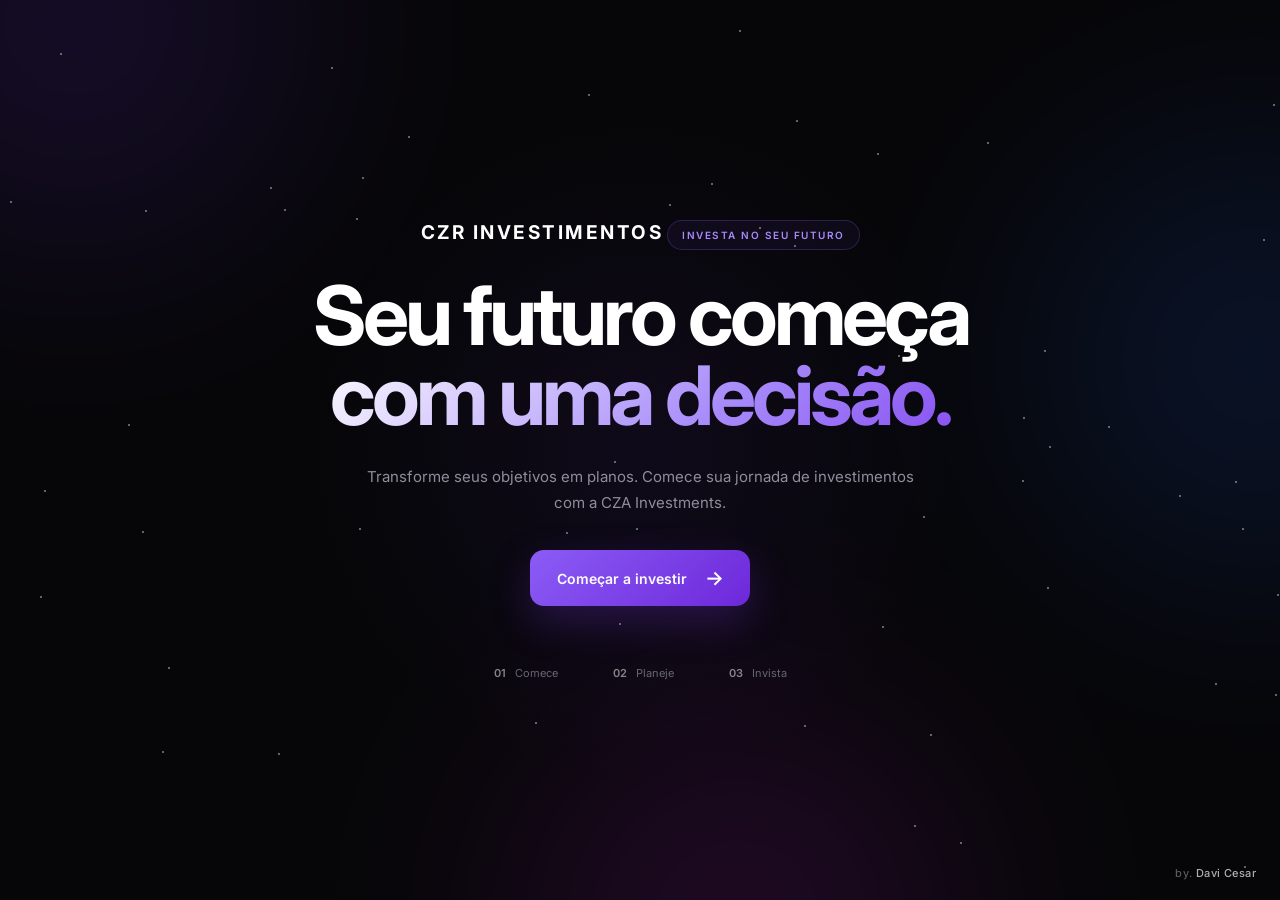
<file: index.html>
<!DOCTYPE html>
<html lang="pt-BR">

<head>

    <meta charset="UTF-8">

    <meta
        name="viewport"
        content="width=device-width, initial-scale=1.0"
    >

    <title>CZR - MENU</title>

    <link
        rel="stylesheet"
        href="index.css"
    >

</head>

<body>

    <!-- FUNDO -->

    <div class="background">

        <div class="grid"></div>

        <div class="orb orb-one"></div>
        <div class="orb orb-two"></div>
        <div class="orb orb-three"></div>

        <div id="particles"></div>

    </div>


    <!-- CONTEÚDO -->

    <main class="hero">

        <div class="hero-content">

            <div class="logo">
                CZR INVESTIMENTOS
            </div>


            <div class="badge">
                INVESTA NO SEU FUTURO
            </div>


            <h1>
                Seu futuro começa
                <span>com uma decisão.</span>
            </h1>


            <p>
                Transforme seus objetivos em planos.
                Comece sua jornada de investimentos
                com a CZA Investments.
            </p>


            <div class="buttons">

                <a
                    href="login.html"
                    class="primary-button"
                >
                    Começar a investir

                    <span>→</span>
                </a>

            </div>


            <div class="hero-info">

                <div>
                    <strong>01</strong>
                    <span>Comece</span>
                </div>

                <div>
                    <strong>02</strong>
                    <span>Planeje</span>
                </div>

                <div>
                    <strong>03</strong>
                    <span>Invista</span>
                </div>

            </div>

        </div>

    </main>


    <!-- ASSINATURA -->

    <div class="signature">
        by. <strong>Davi Cesar</strong>
    </div>


    <script>

        /* =========================
           MOVIMENTO DOS ORBS
        ========================= */

        const orbs = [

            document.querySelector(".orb-one"),
            document.querySelector(".orb-two"),
            document.querySelector(".orb-three")

        ];


        window.addEventListener(
            "mousemove",
            (event) => {

                const x =
                    event.clientX /
                    window.innerWidth - 0.5;

                const y =
                    event.clientY /
                    window.innerHeight - 0.5;


                orbs[0].style.transform =
                    `translate(${x * 55}px, ${y * 45}px)`;


                orbs[1].style.transform =
                    `translate(${x * -65}px, ${y * -45}px)`;


                orbs[2].style.transform =
                    `translate(${x * 40}px, ${y * -55}px)`;

            }
        );


        /* =========================
           PARTICULAS
        ========================= */

        const particles =
            document.getElementById("particles");


        for (let i = 0; i < 60; i++) {

            const particle =
                document.createElement("div");


            particle.className =
                "particle";


            particle.style.left =
                Math.random() * 100 + "%";


            particle.style.top =
                Math.random() * 100 + "%";


            particle.style.animationDuration =
                (5 + Math.random() * 10) + "s";


            particle.style.animationDelay =
                Math.random() * 8 + "s";


            particles.appendChild(
                particle
            );

        }

    </script>

</body>

</html>
</file>
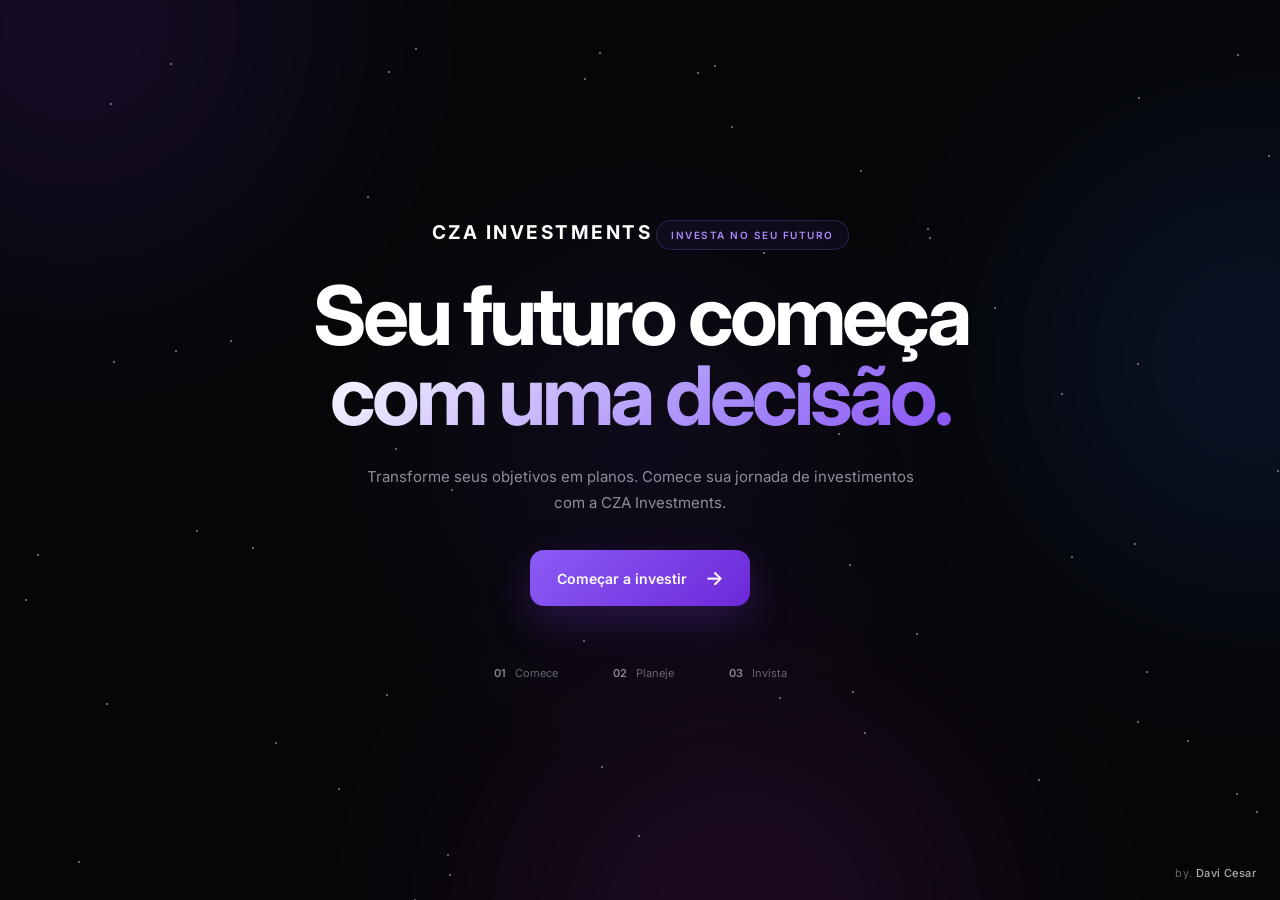
<file: site com cadastro/index.html>
<!DOCTYPE html>
<html lang="pt-BR">

<head>

    <meta charset="UTF-8">

    <meta
        name="viewport"
        content="width=device-width, initial-scale=1.0"
    >

    <title>CZA MENU</title>

    <link
        rel="stylesheet"
        href="index.css"
    >

</head>

<body>

    <!-- FUNDO -->

    <div class="background">

        <div class="grid"></div>

        <div class="orb orb-one"></div>
        <div class="orb orb-two"></div>
        <div class="orb orb-three"></div>

        <div id="particles"></div>

    </div>


    <!-- CONTEÚDO -->

    <main class="hero">

        <div class="hero-content">

            <div class="logo">
                CZA INVESTMENTS
            </div>


            <div class="badge">
                INVESTA NO SEU FUTURO
            </div>


            <h1>
                Seu futuro começa
                <span>com uma decisão.</span>
            </h1>


            <p>
                Transforme seus objetivos em planos.
                Comece sua jornada de investimentos
                com a CZA Investments.
            </p>


            <div class="buttons">

                <a
                    href="login.html"
                    class="primary-button"
                >
                    Começar a investir

                    <span>→</span>
                </a>

            </div>


            <div class="hero-info">

                <div>
                    <strong>01</strong>
                    <span>Comece</span>
                </div>

                <div>
                    <strong>02</strong>
                    <span>Planeje</span>
                </div>

                <div>
                    <strong>03</strong>
                    <span>Invista</span>
                </div>

            </div>

        </div>

    </main>


    <!-- ASSINATURA -->

    <div class="signature">
        by. <strong>Davi Cesar</strong>
    </div>


    <script>

        /* =========================
           MOVIMENTO DOS ORBS
        ========================= */

        const orbs = [

            document.querySelector(".orb-one"),
            document.querySelector(".orb-two"),
            document.querySelector(".orb-three")

        ];


        window.addEventListener(
            "mousemove",
            (event) => {

                const x =
                    event.clientX /
                    window.innerWidth - 0.5;

                const y =
                    event.clientY /
                    window.innerHeight - 0.5;


                orbs[0].style.transform =
                    `translate(${x * 55}px, ${y * 45}px)`;


                orbs[1].style.transform =
                    `translate(${x * -65}px, ${y * -45}px)`;


                orbs[2].style.transform =
                    `translate(${x * 40}px, ${y * -55}px)`;

            }
        );


        /* =========================
           PARTICULAS
        ========================= */

        const particles =
            document.getElementById("particles");


        for (let i = 0; i < 60; i++) {

            const particle =
                document.createElement("div");


            particle.className =
                "particle";


            particle.style.left =
                Math.random() * 100 + "%";


            particle.style.top =
                Math.random() * 100 + "%";


            particle.style.animationDuration =
                (5 + Math.random() * 10) + "s";


            particle.style.animationDelay =
                Math.random() * 8 + "s";


            particles.appendChild(
                particle
            );

        }

    </script>

</body>

</html>
</file>
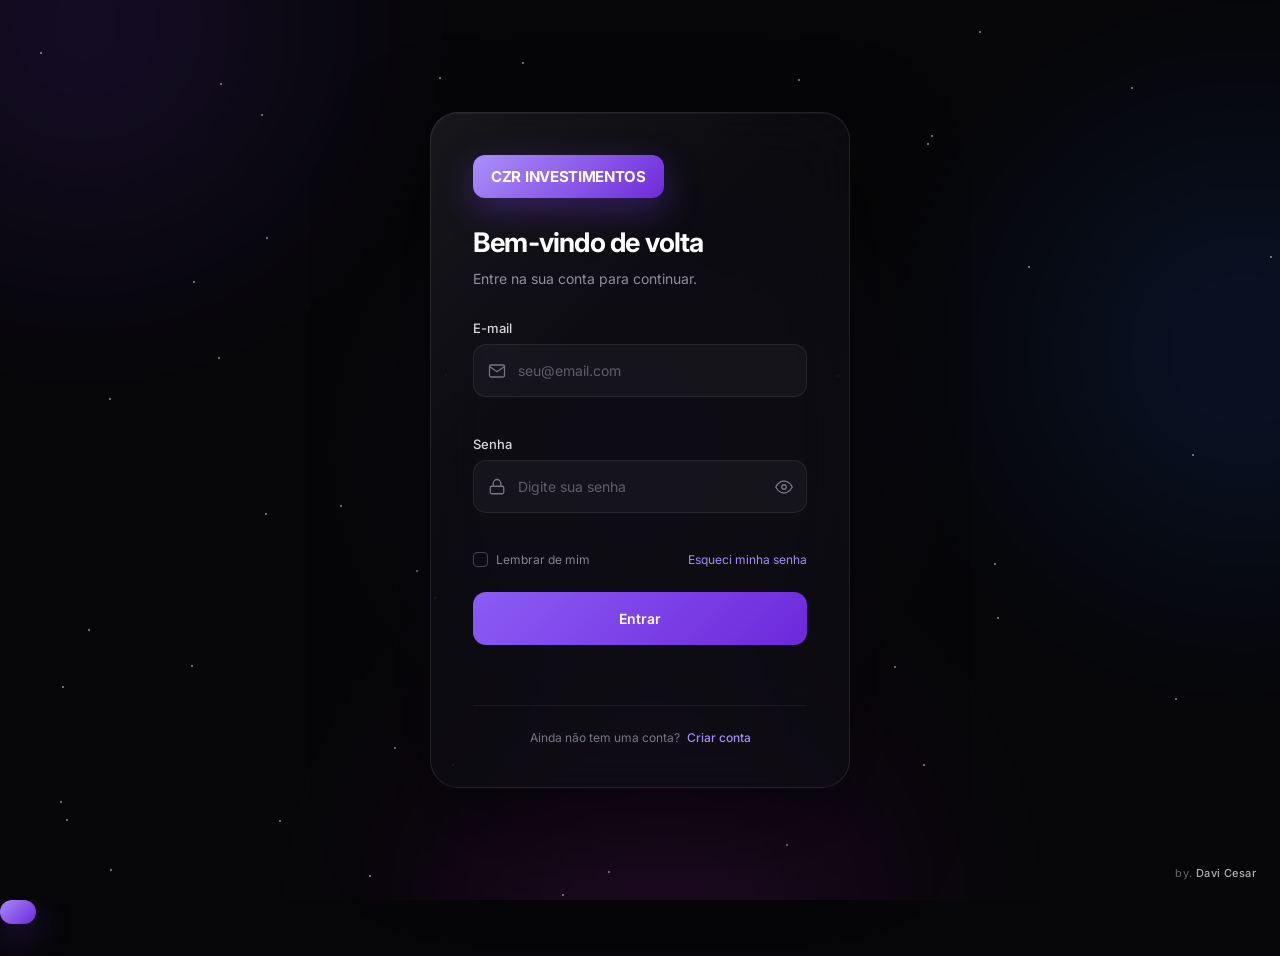
<file: login.html>
<!DOCTYPE html>
<html lang="pt-BR">
<head>
    <meta charset="UTF-8">
    <meta name="viewport" content="width=device-width, initial-scale=1.0">

    <title>CZR — Login</title>

    <link rel="stylesheet" href="login.css">
</head>

<body>

    <!-- Fundo -->
    <div class="background">

        <div class="grid"></div>

        <div class="orb orb-one"></div>
        <div class="orb orb-two"></div>
        <div class="orb orb-three"></div>

        <div id="particles"></div>

    </div>


    <!-- Login -->
    <main class="login-container">

        <section class="login-card">

            <!-- Logo -->
            <div class="logo">
                CZR INVESTIMENTOS
            </div>

            <h1>Bem-vindo de volta</h1>

            <p class="subtitle">
                Entre na sua conta para continuar.
            </p>


            <form id="loginForm">

                <!-- E-mail -->
                <div class="input-group">

                    <label for="email">
                        E-mail
                    </label>

                    <div class="input-wrapper">

                        <svg viewBox="0 0 24 24">
                            <path d="M4 4h16c1.1 0 2 .9 2 2v12c0 1.1-.9 2-2 2H4c-1.1 0-2-.9-2-2V6c0-1.1.9-2 2-2z"/>
                            <polyline points="22,6 12,13 2,6"/>
                        </svg>

                        <input
                            type="email"
                            id="email"
                            placeholder="seu@email.com"
                        >

                    </div>

                    <small id="emailError"></small>

                </div>


                <!-- Senha -->
                <div class="input-group">

                    <label for="password">
                        Senha
                    </label>

                    <div class="input-wrapper">

                        <svg viewBox="0 0 24 24">
                            <rect x="3" y="11" width="18" height="10" rx="2"/>
                            <path d="M7 11V7a5 5 0 0 1 10 0v4"/>
                        </svg>

                        <input
                            type="password"
                            id="password"
                            placeholder="Digite sua senha"
                        >

                        <button
                            type="button"
                            id="togglePassword"
                            class="password-toggle"
                        >

                            <svg viewBox="0 0 24 24">
                                <path d="M1 12s4-8 11-8 11 8 11 8-4 8-11 8S1 12 1 12z"/>
                                <circle cx="12" cy="12" r="3"/>
                            </svg>

                        </button>

                    </div>

                    <small id="passwordError"></small>

                </div>


                <!-- Opções -->
                <div class="options">

                    <label class="remember">

                        <input type="checkbox">

                        <span></span>

                        Lembrar de mim

                    </label>

                    <a href="#">
                        Esqueci minha senha
                    </a>

                </div>


                <!-- Botão -->
                <button
                    type="submit"
                    class="login-button"
                    id="loginButton"
                >

                    <span class="button-text">
                        Entrar
                    </span>

                    <span class="loader"></span>

                </button>


                <div
                    id="message"
                    class="message"
                ></div>

            </form>


            <!-- Cadastro -->
            <div class="register">

                Ainda não tem uma conta?

                <a href="#" id="registerLink">
                    Criar conta
                </a>

            </div>

        </section>

    </main>


    <!-- Assinatura -->
    <div class="signature">
        by. <strong>Davi Cesar</strong>
    </div>


    <script>

        /* =========================
           MOVIMENTO DO FUNDO
        ========================= */

        const orbs = [
            document.querySelector(".orb-one"),
            document.querySelector(".orb-two"),
            document.querySelector(".orb-three")
        ];

        window.addEventListener("mousemove", (event) => {

            const x =
                event.clientX / window.innerWidth - 0.5;

            const y =
                event.clientY / window.innerHeight - 0.5;

            orbs[0].style.transform =
                `translate(${x * 55}px, ${y * 45}px)`;

            orbs[1].style.transform =
                `translate(${x * -65}px, ${y * -45}px)`;

            orbs[2].style.transform =
                `translate(${x * 40}px, ${y * -55}px)`;

        });


        /* =========================
           PARTICULAS
        ========================= */

        const particles =
            document.getElementById("particles");

        for (let i = 0; i < 55; i++) {

            const particle =
                document.createElement("div");

            particle.className = "particle";

            particle.style.left =
                Math.random() * 100 + "%";

            particle.style.top =
                Math.random() * 100 + "%";

            particle.style.animationDuration =
                (5 + Math.random() * 10) + "s";

            particle.style.animationDelay =
                Math.random() * 8 + "s";

            particles.appendChild(particle);
        }


        /* =========================
           MOSTRAR SENHA
        ========================= */

        const password =
            document.getElementById("password");

        const togglePassword =
            document.getElementById("togglePassword");

        togglePassword.addEventListener("click", () => {

            password.type =
                password.type === "password"
                    ? "text"
                    : "password";

        });


        /* =========================
           LOGIN
        ========================= */

        const form =
            document.getElementById("loginForm");

        const email =
            document.getElementById("email");

        const emailError =
            document.getElementById("emailError");

        const passwordError =
            document.getElementById("passwordError");

        const loginButton =
            document.getElementById("loginButton");

        const message =
            document.getElementById("message");


        form.addEventListener("submit", (event) => {

            event.preventDefault();

            emailError.textContent = "";
            passwordError.textContent = "";

            message.textContent = "";
            message.className = "message";

            let valid = true;


            const emailRegex =
                /^[^\s@]+@[^\s@]+\.[^\s@]+$/;


            if (!email.value.trim()) {

                emailError.textContent =
                    "Digite seu e-mail.";

                valid = false;

            } else if (!emailRegex.test(email.value)) {

                emailError.textContent =
                    "Digite um e-mail válido.";

                valid = false;

            }


            if (!password.value.trim()) {

                passwordError.textContent =
                    "Digite sua senha.";

                valid = false;

            } else if (password.value.length < 6) {

                passwordError.textContent =
                    "A senha deve ter pelo menos 6 caracteres.";

                valid = false;

            }


            if (!valid) return;


            loginButton.classList.add("loading");


            setTimeout(() => {

                loginButton.classList.remove("loading");

                message.textContent =
                    "Login realizado com sucesso.";

                message.classList.add("success");

            }, 1200);

        });


        /* =========================
           CADASTRO
        ========================= */

        document
            .getElementById("registerLink")
            .addEventListener("click", (event) => {

                event.preventDefault();

                message.textContent =
                    "A página de cadastro será criada em breve.";

                message.className =
                    "message success";

            });

    </script>

</body>
</html><div class="logo">
</file>
<file: index.css>
@import url(
    'https://fonts.googleapis.com/css2?family=Inter:wght@400;500;600;700;800&display=swap'
);


/* =========================
   RESET
========================= */

* {
    margin: 0;
    padding: 0;
    box-sizing: border-box;
}


/* =========================
   VARIÁVEIS
========================= */

:root {

    --background: #060608;

    --purple: #8b5cf6;

    --purple-light: #a78bfa;

    --text: #ffffff;

    --muted: #8e8e9b;

}


/* =========================
   BODY
========================= */

body {

    min-height: 100vh;

    overflow: hidden;

    font-family:
        'Inter',
        sans-serif;

    background:
        var(--background);

    color:
        var(--text);

}


/* =========================
   FUNDO
========================= */

.background {

    position: fixed;

    inset: 0;

    overflow: hidden;

    background:

        radial-gradient(
            circle at center,
            rgba(124,58,237,0.08),
            transparent 42%
        ),

        #060608;

}


/* =========================
   GRID
========================= */

.grid {

    position: absolute;

    inset: 0;

    opacity: 0.16;

    background-image:

        linear-gradient(
            rgba(255,255,255,0.025) 1px,
            transparent 1px
        ),

        linear-gradient(
            90deg,
            rgba(255,255,255,0.025) 1px,
            transparent 1px
        );

    background-size:
        70px 70px;

    mask-image:

        radial-gradient(
            circle,
            black,
            transparent 75%
        );

}


/* =========================
   ORBS
========================= */

.orb {

    position: absolute;

    width: 450px;

    height: 450px;

    border-radius: 50%;

    filter:
        blur(120px);

    opacity: 0.14;

    pointer-events: none;

    transition:
        transform 1.5s
        cubic-bezier(.16,1,.3,1);

}


.orb-one {

    background:
        #7c3aed;

    top:
        -200px;

    left:
        -150px;

}


.orb-two {

    background:
        #2563eb;

    right:
        -200px;

    top:
        15%;

}


.orb-three {

    background:
        #c026d3;

    bottom:
        -250px;

    left:
        40%;

}


/* =========================
   PARTICULAS
========================= */

.particle {

    position: absolute;

    width: 2px;

    height: 2px;

    border-radius: 50%;

    background:
        rgba(255,255,255,0.5);

    animation:
        float linear infinite;

}


@keyframes float {

    from {

        transform:
            translateY(20px);

        opacity: 0;

    }

    20% {

        opacity: 0.5;

    }

    80% {

        opacity: 0.5;

    }

    to {

        transform:
            translateY(-100px);

        opacity: 0;

    }

}


/* =========================
   HERO
========================= */

.hero {

    position: relative;

    z-index: 5;

    min-height: 100vh;

    display: flex;

    align-items: center;

    justify-content: center;

    padding: 30px;

}


.hero-content {

    width: 100%;

    max-width: 900px;

    text-align: center;

    animation:
        heroEnter 1s
        cubic-bezier(.16,1,.3,1);

}


@keyframes heroEnter {

    from {

        opacity: 0;

        transform:
            translateY(30px);

    }

    to {

        opacity: 1;

        transform:
            translateY(0);

    }

}


/* =========================
   LOGO
========================= */

.logo {

    display: inline-block;

    margin-bottom: 32px;

    color:
        #ffffff;

    font-size: 19px;

    font-weight: 700;

    letter-spacing:
        2.5px;

}


/* =========================
   BADGE
========================= */

.badge {

    display: inline-flex;

    align-items: center;

    justify-content: center;

    padding:
        8px 14px;

    margin-bottom: 24px;

    border:
        1px solid
        rgba(139,92,246,0.25);

    border-radius:
        100px;

    background:
        rgba(139,92,246,0.06);

    color:
        #a78bfa;

    font-size:
        10px;

    font-weight:
        600;

    letter-spacing:
        1.5px;

}


/* =========================
   TITULO
========================= */

h1 {

    max-width:
        850px;

    margin:
        0 auto;

    font-size:
        clamp(48px, 7vw, 82px);

    line-height:
        0.98;

    letter-spacing:
        -4px;

    font-weight:
        700;

}


h1 span {

    display: block;

    background:

        linear-gradient(
            135deg,
            #ffffff 10%,
            #a78bfa 60%,
            #7c3aed
        );

    -webkit-background-clip:
        text;

    background-clip:
        text;

    color:
        transparent;

}


/* =========================
   TEXTO
========================= */

.hero-content > p {

    max-width:
        560px;

    margin:
        28px auto 0;

    color:
        var(--muted);

    font-size:
        15px;

    line-height:
        1.7;

}


/* =========================
   BOTÃO
========================= */

.buttons {

    margin-top:
        35px;

}


.primary-button {

    position:
        relative;

    display:
        inline-flex;

    align-items:
        center;

    justify-content:
        center;

    gap:
        18px;

    min-width:
        220px;

    height:
        56px;

    padding:
        0 24px;

    border-radius:
        14px;

    background:

        linear-gradient(
            135deg,
            #8b5cf6,
            #6d28d9
        );

    color:
        white;

    text-decoration:
        none;

    font-size:
        14px;

    font-weight:
        600;

    box-shadow:

        0 15px 40px
        rgba(124,58,237,0.25);

    overflow:
        hidden;

    transition:
        0.3s ease;

}


.primary-button::before {

    content:
        "";

    position:
        absolute;

    inset:
        0;

    background:

        linear-gradient(
            110deg,
            transparent 25%,
            rgba(255,255,255,0.25),
            transparent 75%
        );

    transform:
        translateX(-120%);

    transition:
        0.7s;

}


.primary-button:hover::before {

    transform:
        translateX(120%);

}


.primary-button:hover {

    transform:
        translateY(-3px);

    box-shadow:

        0 20px 50px
        rgba(124,58,237,0.4);

}


.primary-button span {

    font-size:
        20px;

    transition:
        0.3s;

}


.primary-button:hover span {

    transform:
        translateX(4px);

}


/* =========================
   ETAPAS
========================= */

.hero-info {

    display:
        flex;

    align-items:
        center;

    justify-content:
        center;

    gap:
        55px;

    margin-top:
        60px;

}


.hero-info div {

    display:
        flex;

    align-items:
        center;

    gap:
        9px;

    color:
        #666672;

    font-size:
        11px;

}


.hero-info strong {

    color:
        rgba(255,255,255,0.5);

    font-size:
        11px;

    font-weight:
        600;

}


/* =========================
   ASSINATURA
========================= */

.signature {

    position:
        fixed;

    right:
        24px;

    bottom:
        20px;

    z-index:
        20;

    color:
        rgba(255,255,255,0.38);

    font-size:
        11px;

    letter-spacing:
        0.4px;

}


.signature strong {

    color:
        rgba(255,255,255,0.68);

    font-weight:
        500;

}


/* =========================
   RESPONSIVO
========================= */

@media (max-width: 600px) {

    body {
        overflow: auto;
    }


    .hero {

        padding:
            25px 20px;

    }


    .logo {

        font-size:
            16px;

        letter-spacing:
            2px;

    }


    h1 {

        font-size:
            46px;

        letter-spacing:
            -2.5px;

    }


    .hero-content > p {

        font-size:
            14px;

    }


    .hero-info {

        gap:
            22px;

        margin-top:
            45px;

    }


    .hero-info div {

        flex-direction:
            column;

        gap:
            4px;

    }


    .signature {

        right:
            16px;

        bottom:
            14px;

    }

}
</file>
<file: site com cadastro/index.css>
@import url(
    'https://fonts.googleapis.com/css2?family=Inter:wght@400;500;600;700;800&display=swap'
);


/* =========================
   RESET
========================= */

* {
    margin: 0;
    padding: 0;
    box-sizing: border-box;
}


/* =========================
   VARIÁVEIS
========================= */

:root {

    --background: #060608;

    --purple: #8b5cf6;

    --purple-light: #a78bfa;

    --text: #ffffff;

    --muted: #8e8e9b;

}


/* =========================
   BODY
========================= */

body {

    min-height: 100vh;

    overflow: hidden;

    font-family:
        'Inter',
        sans-serif;

    background:
        var(--background);

    color:
        var(--text);

}


/* =========================
   FUNDO
========================= */

.background {

    position: fixed;

    inset: 0;

    overflow: hidden;

    background:

        radial-gradient(
            circle at center,
            rgba(124,58,237,0.08),
            transparent 42%
        ),

        #060608;

}


/* =========================
   GRID
========================= */

.grid {

    position: absolute;

    inset: 0;

    opacity: 0.16;

    background-image:

        linear-gradient(
            rgba(255,255,255,0.025) 1px,
            transparent 1px
        ),

        linear-gradient(
            90deg,
            rgba(255,255,255,0.025) 1px,
            transparent 1px
        );

    background-size:
        70px 70px;

    mask-image:

        radial-gradient(
            circle,
            black,
            transparent 75%
        );

}


/* =========================
   ORBS
========================= */

.orb {

    position: absolute;

    width: 450px;

    height: 450px;

    border-radius: 50%;

    filter:
        blur(120px);

    opacity: 0.14;

    pointer-events: none;

    transition:
        transform 1.5s
        cubic-bezier(.16,1,.3,1);

}


.orb-one {

    background:
        #7c3aed;

    top:
        -200px;

    left:
        -150px;

}


.orb-two {

    background:
        #2563eb;

    right:
        -200px;

    top:
        15%;

}


.orb-three {

    background:
        #c026d3;

    bottom:
        -250px;

    left:
        40%;

}


/* =========================
   PARTICULAS
========================= */

.particle {

    position: absolute;

    width: 2px;

    height: 2px;

    border-radius: 50%;

    background:
        rgba(255,255,255,0.5);

    animation:
        float linear infinite;

}


@keyframes float {

    from {

        transform:
            translateY(20px);

        opacity: 0;

    }

    20% {

        opacity: 0.5;

    }

    80% {

        opacity: 0.5;

    }

    to {

        transform:
            translateY(-100px);

        opacity: 0;

    }

}


/* =========================
   HERO
========================= */

.hero {

    position: relative;

    z-index: 5;

    min-height: 100vh;

    display: flex;

    align-items: center;

    justify-content: center;

    padding: 30px;

}


.hero-content {

    width: 100%;

    max-width: 900px;

    text-align: center;

    animation:
        heroEnter 1s
        cubic-bezier(.16,1,.3,1);

}


@keyframes heroEnter {

    from {

        opacity: 0;

        transform:
            translateY(30px);

    }

    to {

        opacity: 1;

        transform:
            translateY(0);

    }

}


/* =========================
   LOGO
========================= */

.logo {

    display: inline-block;

    margin-bottom: 32px;

    color:
        #ffffff;

    font-size: 19px;

    font-weight: 700;

    letter-spacing:
        2.5px;

}


/* =========================
   BADGE
========================= */

.badge {

    display: inline-flex;

    align-items: center;

    justify-content: center;

    padding:
        8px 14px;

    margin-bottom: 24px;

    border:
        1px solid
        rgba(139,92,246,0.25);

    border-radius:
        100px;

    background:
        rgba(139,92,246,0.06);

    color:
        #a78bfa;

    font-size:
        10px;

    font-weight:
        600;

    letter-spacing:
        1.5px;

}


/* =========================
   TITULO
========================= */

h1 {

    max-width:
        850px;

    margin:
        0 auto;

    font-size:
        clamp(48px, 7vw, 82px);

    line-height:
        0.98;

    letter-spacing:
        -4px;

    font-weight:
        700;

}


h1 span {

    display: block;

    background:

        linear-gradient(
            135deg,
            #ffffff 10%,
            #a78bfa 60%,
            #7c3aed
        );

    -webkit-background-clip:
        text;

    background-clip:
        text;

    color:
        transparent;

}


/* =========================
   TEXTO
========================= */

.hero-content > p {

    max-width:
        560px;

    margin:
        28px auto 0;

    color:
        var(--muted);

    font-size:
        15px;

    line-height:
        1.7;

}


/* =========================
   BOTÃO
========================= */

.buttons {

    margin-top:
        35px;

}


.primary-button {

    position:
        relative;

    display:
        inline-flex;

    align-items:
        center;

    justify-content:
        center;

    gap:
        18px;

    min-width:
        220px;

    height:
        56px;

    padding:
        0 24px;

    border-radius:
        14px;

    background:

        linear-gradient(
            135deg,
            #8b5cf6,
            #6d28d9
        );

    color:
        white;

    text-decoration:
        none;

    font-size:
        14px;

    font-weight:
        600;

    box-shadow:

        0 15px 40px
        rgba(124,58,237,0.25);

    overflow:
        hidden;

    transition:
        0.3s ease;

}


.primary-button::before {

    content:
        "";

    position:
        absolute;

    inset:
        0;

    background:

        linear-gradient(
            110deg,
            transparent 25%,
            rgba(255,255,255,0.25),
            transparent 75%
        );

    transform:
        translateX(-120%);

    transition:
        0.7s;

}


.primary-button:hover::before {

    transform:
        translateX(120%);

}


.primary-button:hover {

    transform:
        translateY(-3px);

    box-shadow:

        0 20px 50px
        rgba(124,58,237,0.4);

}


.primary-button span {

    font-size:
        20px;

    transition:
        0.3s;

}


.primary-button:hover span {

    transform:
        translateX(4px);

}


/* =========================
   ETAPAS
========================= */

.hero-info {

    display:
        flex;

    align-items:
        center;

    justify-content:
        center;

    gap:
        55px;

    margin-top:
        60px;

}


.hero-info div {

    display:
        flex;

    align-items:
        center;

    gap:
        9px;

    color:
        #666672;

    font-size:
        11px;

}


.hero-info strong {

    color:
        rgba(255,255,255,0.5);

    font-size:
        11px;

    font-weight:
        600;

}


/* =========================
   ASSINATURA
========================= */

.signature {

    position:
        fixed;

    right:
        24px;

    bottom:
        20px;

    z-index:
        20;

    color:
        rgba(255,255,255,0.38);

    font-size:
        11px;

    letter-spacing:
        0.4px;

}


.signature strong {

    color:
        rgba(255,255,255,0.68);

    font-weight:
        500;

}


/* =========================
   RESPONSIVO
========================= */

@media (max-width: 600px) {

    body {
        overflow: auto;
    }


    .hero {

        padding:
            25px 20px;

    }


    .logo {

        font-size:
            16px;

        letter-spacing:
            2px;

    }


    h1 {

        font-size:
            46px;

        letter-spacing:
            -2.5px;

    }


    .hero-content > p {

        font-size:
            14px;

    }


    .hero-info {

        gap:
            22px;

        margin-top:
            45px;

    }


    .hero-info div {

        flex-direction:
            column;

        gap:
            4px;

    }


    .signature {

        right:
            16px;

        bottom:
            14px;

    }

}
</file>
<file: login.css>
@import url('https://fonts.googleapis.com/css2?family=Inter:wght@400;500;600;700&display=swap');

* {
    margin: 0;
    padding: 0;
    box-sizing: border-box;
}

:root {
    --background: #060608;
    --card: rgba(15, 15, 20, 0.72);
    --border: rgba(255, 255, 255, 0.09);
    --text: #ffffff;
    --muted: #8e8e9b;
    --purple: #8b5cf6;
}

body {
    min-height: 100vh;
    overflow: hidden;
    font-family: 'Inter', sans-serif;
    background: var(--background);
    color: var(--text);
}


/* =========================
   FUNDO
========================= */

.background {
    position: fixed;
    inset: 0;
    overflow: hidden;

    background:
        radial-gradient(
            circle at center,
            rgba(124, 58, 237, 0.08),
            transparent 40%
        ),
        #060608;
}


.grid {
    position: absolute;
    inset: 0;

    opacity: 0.15;

    background-image:
        linear-gradient(
            rgba(255,255,255,0.025) 1px,
            transparent 1px
        ),
        linear-gradient(
            90deg,
            rgba(255,255,255,0.025) 1px,
            transparent 1px
        );

    background-size: 70px 70px;

    mask-image:
        radial-gradient(
            circle,
            black,
            transparent 75%
        );
}


/* =========================
   ORBS
========================= */

.orb {
    position: absolute;

    width: 430px;
    height: 430px;

    border-radius: 50%;

    filter: blur(110px);

    opacity: 0.13;

    pointer-events: none;

    transition:
        transform 1.4s
        cubic-bezier(.16,1,.3,1);
}

.orb-one {
    background: #7c3aed;

    top: -190px;
    left: -130px;
}

.orb-two {
    background: #2563eb;

    right: -180px;
    top: 15%;
}

.orb-three {
    background: #c026d3;

    bottom: -230px;
    left: 35%;
}


/* =========================
   PARTICULAS
========================= */

.particle {
    position: absolute;

    width: 2px;
    height: 2px;

    border-radius: 50%;

    background:
        rgba(255,255,255,0.55);

    animation:
        float linear infinite;
}

@keyframes float {

    from {
        transform:
            translateY(20px);

        opacity: 0;
    }

    20% {
        opacity: 0.5;
    }

    80% {
        opacity: 0.5;
    }

    to {
        transform:
            translateY(-100px);

        opacity: 0;
    }
}


/* =========================
   CONTAINER
========================= */

.login-container {
    min-height: 100vh;

    display: flex;

    align-items: center;
    justify-content: center;

    padding: 24px;
}


/* =========================
   CARD
========================= */

.login-card {
    position: relative;

    width: 100%;
    max-width: 420px;

    padding: 42px;

    background:
        var(--card);

    border:
        1px solid
        var(--border);

    border-radius: 28px;

    backdrop-filter:
        blur(30px);

    -webkit-backdrop-filter:
        blur(30px);

    box-shadow:
        0 40px 100px
        rgba(0,0,0,0.55),

        inset 0 1px 0
        rgba(255,255,255,0.04);

    animation:
        cardEnter
        0.8s
        cubic-bezier(.16,1,.3,1);
}

.login-card::before {
    content: "";

    position: absolute;

    inset: -1px;

    border-radius: inherit;

    pointer-events: none;

    background:
        linear-gradient(
            135deg,
            rgba(255,255,255,0.10),
            transparent 35%
        );

    opacity: 0.5;
}


@keyframes cardEnter {

    from {
        opacity: 0;

        transform:
            translateY(25px)
            scale(0.97);
    }

    to {
        opacity: 1;

        transform:
            translateY(0)
            scale(1);
    }
}


/* =========================
   LOGO
========================= */

.logo {
    display: inline-flex;

    align-items: center;
    justify-content: center;

    margin-bottom: 28px;

    padding:
        12px 18px;

    border-radius: 12px;

    background:
        linear-gradient(
            135deg,
            #a78bfa,
            #6d28d9
        );

    box-shadow:
        0 12px 35px
        rgba(124,58,237,0.35);

    color: white;

    font-size: 15px;

    font-weight: 700;

    letter-spacing: -0.3px;

    white-space: nowrap;
}


/* =========================
   TITULO
========================= */

.login-card h1 {
    font-size: 27px;

    letter-spacing: -0.8px;

    margin-bottom: 9px;
}

.subtitle {
    color: var(--muted);

    font-size: 14px;

    line-height: 1.5;

    margin-bottom: 31px;
}


/* =========================
   INPUTS
========================= */

.input-group {
    margin-bottom: 19px;
}

.input-group label {
    display: block;

    margin-bottom: 8px;

    color: #d8d8df;

    font-size: 13px;

    font-weight: 500;
}

.input-wrapper {
    position: relative;
}

.input-wrapper input {
    width: 100%;

    height: 53px;

    padding:
        0 44px;

    border:
        1px solid
        rgba(255,255,255,0.08);

    border-radius: 13px;

    outline: none;

    background:
        rgba(255,255,255,0.035);

    color: white;

    font-family: inherit;

    font-size: 14px;

    transition: 0.25s ease;
}

.input-wrapper input::placeholder {
    color: #5f5f6b;
}

.input-wrapper input:focus {

    border-color:
        rgba(139,92,246,0.7);

    background:
        rgba(139,92,246,0.045);

    box-shadow:
        0 0 0 4px
        rgba(139,92,246,0.08);
}


/* =========================
   ICONES
========================= */

.input-wrapper > svg {

    position: absolute;

    left: 15px;
    top: 50%;

    transform:
        translateY(-50%);

    width: 18px;
    height: 18px;

    fill: none;

    stroke: #777783;

    stroke-width: 1.7;

    pointer-events: none;
}


/* =========================
   MOSTRAR SENHA
========================= */

.password-toggle {

    position: absolute;

    right: 14px;
    top: 50%;

    transform:
        translateY(-50%);

    display: flex;

    border: none;

    background: transparent;

    color: #777783;

    cursor: pointer;

    transition: 0.2s;
}

.password-toggle:hover {
    color: #a78bfa;
}

.password-toggle svg {

    width: 18px;
    height: 18px;

    fill: none;

    stroke: currentColor;

    stroke-width: 1.7;
}


/* =========================
   ERROS
========================= */

.input-group small {

    display: block;

    min-height: 14px;

    margin-top: 6px;

    color: #f87171;

    font-size: 11px;
}


/* =========================
   OPCOES
========================= */

.options {

    display: flex;

    align-items: center;

    justify-content: space-between;

    margin:
        3px 0 25px;

    font-size: 12px;
}

.options a {

    color: #a78bfa;

    text-decoration: none;

    transition: 0.2s;
}

.options a:hover {
    color: white;
}


/* =========================
   LEMBRAR
========================= */

.remember {

    display: flex;

    align-items: center;

    gap: 8px;

    color: #858591;

    cursor: pointer;
}

.remember input {
    display: none;
}

.remember span {

    width: 15px;
    height: 15px;

    border:
        1px solid
        #44444e;

    border-radius: 4px;

    transition: 0.2s;
}

.remember input:checked + span {

    background:
        var(--purple);

    border-color:
        var(--purple);
}


/* =========================
   BOTAO LOGIN
========================= */

.login-button {

    position: relative;

    width: 100%;
    height: 53px;

    border: none;

    border-radius: 13px;

    background:
        linear-gradient(
            135deg,
            #8b5cf6,
            #6d28d9
        );

    color: white;

    font-family: inherit;

    font-size: 14px;

    font-weight: 600;

    cursor: pointer;

    overflow: hidden;

    transition: 0.25s ease;
}

.login-button::before {

    content: "";

    position: absolute;

    inset: 0;

    background:
        linear-gradient(
            110deg,
            transparent 25%,
            rgba(255,255,255,0.22),
            transparent 75%
        );

    transform:
        translateX(-120%);

    transition: 0.7s;
}

.login-button:hover::before {

    transform:
        translateX(120%);
}

.login-button:hover {

    transform:
        translateY(-2px);

    box-shadow:
        0 15px 35px
        rgba(124,58,237,0.35);
}

.login-button:active {

    transform:
        translateY(0);
}


/* =========================
   LOADER
========================= */

.loader {

    display: none;

    position: absolute;

    left: 50%;
    top: 50%;

    width: 18px;
    height: 18px;

    border:
        2px solid
        rgba(255,255,255,0.3);

    border-top-color:
        white;

    border-radius: 50%;

    transform:
        translate(-50%, -50%);

    animation:
        spin 0.7s linear infinite;
}

.login-button.loading {

    pointer-events: none;

    opacity: 0.8;
}

.login-button.loading .button-text {
    opacity: 0;
}

.login-button.loading .loader {
    display: block;
}

@keyframes spin {

    to {

        transform:
            translate(-50%, -50%)
            rotate(360deg);
    }
}


/* =========================
   MENSAGEM
========================= */

.message {

    min-height: 18px;

    margin-top: 15px;

    text-align: center;

    font-size: 12px;
}

.message.success {
    color: #86efac;
}


/* =========================
   CADASTRO
========================= */

.register {

    margin-top: 27px;

    padding-top: 24px;

    border-top:
        1px solid
        rgba(255,255,255,0.06);

    text-align: center;

    color: #777783;

    font-size: 12px;
}

.register a {

    margin-left: 4px;

    color: #a78bfa;

    text-decoration: none;

    font-weight: 500;

    transition: 0.2s;
}

.register a:hover {
    color: white;
}


/* =========================
   ASSINATURA
========================= */

.signature {

    position: fixed;

    right: 24px;
    bottom: 20px;

    z-index: 20;

    color:
        rgba(255,255,255,0.38);

    font-size: 11px;

    letter-spacing: 0.4px;

    user-select: none;

    pointer-events: none;
}

.signature strong {

    color:
        rgba(255,255,255,0.68);

    font-weight: 500;
}


/* =========================
   RESPONSIVO
========================= */

@media (max-width: 500px) {

    body {
        overflow: auto;
    }

    .login-container {
        padding: 18px;
    }

    .login-card {

        padding:
            30px 24px;

        border-radius: 23px;
    }

    .login-card h1 {
        font-size: 24px;
    }

    .orb {

        width: 300px;
        height: 300px;
    }

    .signature {

        right: 16px;
        bottom: 14px;

        font-size: 10px;
    }

    .logo {

        font-size: 14px;

        padding:
            11px 15px;
    }
}
</file>
